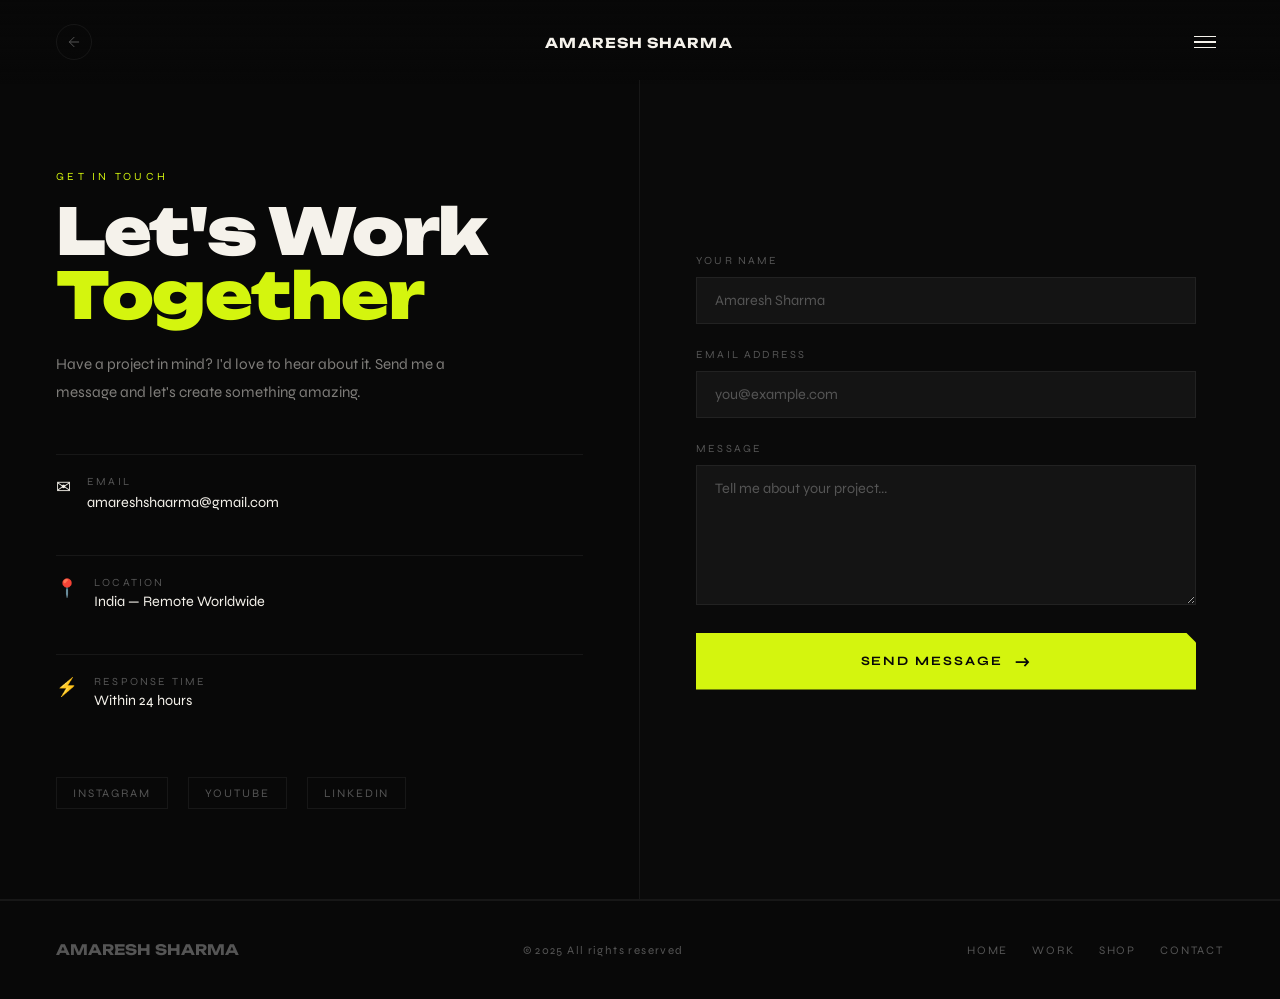
<file: contact.html>
﻿<!DOCTYPE html>
<html lang="en">
<head>
  <meta charset="UTF-8"/>
  <meta name="viewport" content="width=device-width, initial-scale=1.0"/>
  <title>Contact &#8212; Amaresh Sharma</title>
  <link href="https://fonts.googleapis.com/css2?family=Unbounded:wght@400;700;900&family=Syne:wght@400;500;700&display=swap" rel="stylesheet"/>
  <link rel="stylesheet" href="style.css"/>
  <link rel="stylesheet" href="contact.css"/>
</head>
<body>

  <!-- NAV -->
  <nav>
    <div class="nav-socials">
      <a href="index.html" class="nav-back" title="Back to Home">
        <svg width="16" height="16" viewBox="0 0 24 24" fill="none" stroke="currentColor" stroke-width="1.5" stroke-linecap="round" stroke-linejoin="round"><path d="M19 12H5"/><path d="M12 19l-7-7 7-7"/></svg>
      </a>
    </div>
    <div class="nav-logo">AMARESH SHARMA</div>
    <button class="nav-menu" onclick="openNav()" aria-label="Open menu">
      <span></span><span></span><span></span>
    </button>
  </nav>

  <!-- NAV DRAWER -->
  <div class="nav-overlay" id="nav-overlay" onclick="closeNav()"></div>
  <div class="nav-drawer" id="nav-drawer">
    <button class="nav-theme-toggle" onclick="toggleTheme()" aria-label="Toggle theme" title="Toggle theme">&#9728;</button>
    <button class="nav-drawer-close" onclick="closeNav()">&#10005;</button>
    <a href="index.html" onclick="closeNav()">Home</a>
    <a href="index.html#about" onclick="closeNav()">About</a>
    <a href="works.html" onclick="closeNav()">Work</a>
    <a href="shop.html" onclick="closeNav()">Shop</a>
    <a href="index.html#services" onclick="closeNav()">Services</a>
    <a href="index.html#skills" onclick="closeNav()">Skills</a>
    <a href="contact.html" onclick="closeNav()">Contact</a>
  </div>

  <!-- CONTACT SECTION -->
  <section class="contact-page" id="contact">
    <div class="contact-left">
      <span class="sec-label">Get In Touch</span>
      <h1 class="contact-title">Let's Work<br><span class="contact-title-accent">Together</span></h1>
      <p class="contact-desc">Have a project in mind? I'd love to hear about it. Send me a message and let's create something amazing.</p>

      <div class="contact-info-list">
        <div class="contact-info-item">
          <span class="contact-info-icon">&#9993;</span>
          <div>
            <p class="contact-info-label">Email</p>
            <a href="mailto:amareshshaarma@gmail.com" class="contact-info-value">amareshshaarma@gmail.com</a>
          </div>
        </div>
        <div class="contact-info-item">
          <span class="contact-info-icon">&#128205;</span>
          <div>
            <p class="contact-info-label">Location</p>
            <p class="contact-info-value">India &#8212; Remote Worldwide</p>
          </div>
        </div>
        <div class="contact-info-item">
          <span class="contact-info-icon">&#9889;</span>
          <div>
            <p class="contact-info-label">Response Time</p>
            <p class="contact-info-value">Within 24 hours</p>
          </div>
        </div>
      </div>

      <div class="contact-socials">
        <a href="https://www.instagram.com/amareshskills/" class="contact-social-link" target="_blank" rel="noopener noreferrer">Instagram</a>
        <a href="https://www.youtube.com/@captainamaresh" class="contact-social-link" target="_blank" rel="noopener noreferrer">YouTube</a>
        <a href="https://www.linkedin.com/in/amareshsharma/" class="contact-social-link" target="_blank" rel="noopener noreferrer">LinkedIn</a>
      </div>
    </div>

    <div class="contact-right">
      <div class="contact-form-wrap">
        <div class="form-group">
          <label class="form-label">Your Name</label>
          <input type="text" class="form-input" placeholder="Amaresh Sharma" id="name"/>
        </div>
        <div class="form-group">
          <label class="form-label">Email Address</label>
          <input type="email" class="form-input" placeholder="you@example.com" id="email"/>
        </div>
        <div class="form-group">
          <label class="form-label">Message</label>
          <textarea class="form-input form-textarea" placeholder="Tell me about your project..." id="message"></textarea>
        </div>
        <button class="form-submit" onclick="handleSubmit()">
          Send Message <span class="submit-arrow">&#8594;</span>
        </button>
        <p class="form-note" id="form-note"></p>
      </div>
    </div>
  </section>

  <!-- FOOTER -->
  <footer>
    <div class="foot-name">AMARESH SHARMA</div>
    <div class="foot-copy">&#169; 2025 All rights reserved</div>
    <div class="foot-links">
      <a href="index.html">Home</a>
      <a href="works.html">Work</a>
      <a href="shop.html">Shop</a>
      <a href="contact.html">Contact</a>
    </div>
  </footer>

  <script src="script.js"></script>
  <script src="contact.js"></script>
</body>
</html>
</file>
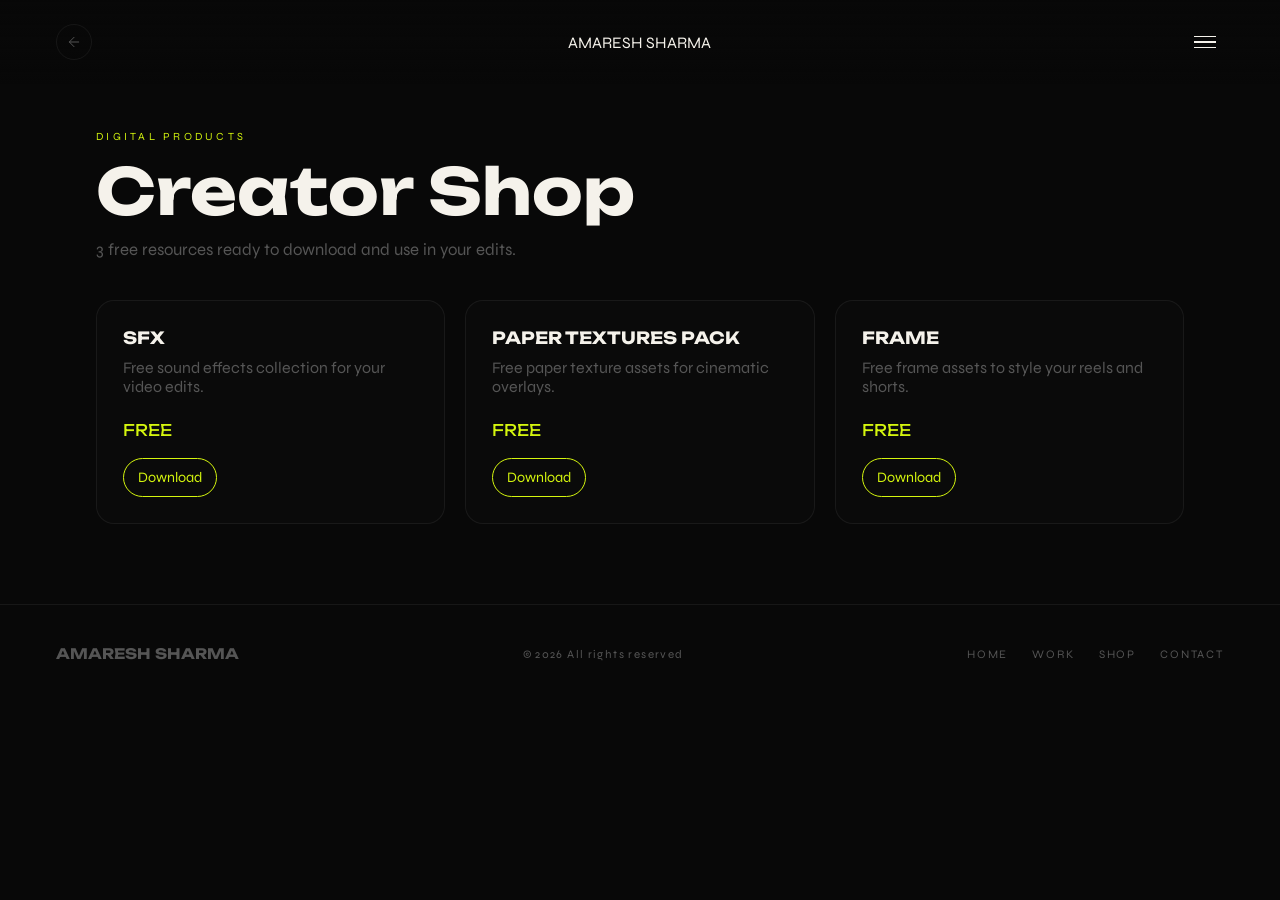
<file: shop.html>
<!DOCTYPE html>
<html lang="en">
<head>
  <meta charset="UTF-8"/>
  <meta name="viewport" content="width=device-width, initial-scale=1.0"/>
  <title>Shop &#8212; Amaresh Sharma</title>
  <link href="https://fonts.googleapis.com/css2?family=Unbounded:wght@400;700;900&family=Syne:wght@400;500;700&display=swap" rel="stylesheet"/>
  <link rel="stylesheet" href="style.css"/>
  <link rel="stylesheet" href="shop.css"/>
</head>
<body>
  <!-- NAV -->
  <nav>
    <div class="nav-socials">
      <a href="index.html" class="nav-back" title="Back to Home">
        <svg width="16" height="16" viewBox="0 0 24 24" fill="none" stroke="currentColor" stroke-width="1.5" stroke-linecap="round" stroke-linejoin="round"><path d="M19 12H5"/><path d="M12 19l-7-7 7-7"/></svg>
      </a>
    </div>
    <div class="nav-logo">AMARESH SHARMA</div>
    <button class="nav-menu" onclick="openNav()" aria-label="Open menu">
      <span></span><span></span><span></span>
    </button>
  </nav>

  <!-- NAV DRAWER -->
  <div class="nav-overlay" id="nav-overlay" onclick="closeNav()"></div>
  <div class="nav-drawer" id="nav-drawer">
    <button class="nav-theme-toggle" onclick="toggleTheme()" aria-label="Toggle theme" title="Toggle theme">&#9728;</button>
    <button class="nav-drawer-close" onclick="closeNav()">&#10005;</button>
    <a href="index.html" onclick="closeNav()">Home</a>
    <a href="index.html#about" onclick="closeNav()">About</a>
    <a href="works.html" onclick="closeNav()">Work</a>
    <a href="shop.html" onclick="closeNav()">Shop</a>
    <a href="index.html#services" onclick="closeNav()">Services</a>
    <a href="index.html#skills" onclick="closeNav()">Skills</a>
    <a href="contact.html" onclick="closeNav()">Contact</a>
  </div>

  <main class="shop-page">
    <section class="shop-hero">
      <span class="sec-label">Digital Products</span>
      <h1 class="shop-title">Creator Shop</h1>
      <p class="shop-desc">3 free resources ready to download and use in your edits.</p>
    </section>

    <section class="shop-grid">
      <article class="shop-card">
        <h2 class="shop-card-title">SFX</h2>
        <p class="shop-card-desc">Free sound effects collection for your video edits.</p>
        <p class="shop-price">FREE</p>
        <a class="shop-btn" href="https://drive.google.com/drive/folders/1-190Tkk6gEPCGESUGdSZvxOBc4sTszc9?usp=sharing" target="_blank" rel="noopener noreferrer">Download</a>
      </article>

      <article class="shop-card">
        <h2 class="shop-card-title">PAPER TEXTURES PACK</h2>
        <p class="shop-card-desc">Free paper texture assets for cinematic overlays.</p>
        <p class="shop-price">FREE</p>
        <a class="shop-btn" href="https://drive.google.com/drive/folders/1H3m-tHovHF4whac0WWB1K1b_yUkObDjM?usp=sharing" target="_blank" rel="noopener noreferrer">Download</a>
      </article>

      <article class="shop-card">
        <h2 class="shop-card-title">FRAME</h2>
        <p class="shop-card-desc">Free frame assets to style your reels and shorts.</p>
        <p class="shop-price">FREE</p>
        <a class="shop-btn" href="https://drive.google.com/drive/folders/1f1Off7Y2j5zineAienlcTskZhLCRFug0?usp=sharing" target="_blank" rel="noopener noreferrer">Download</a>
      </article>
    </section>
  </main>

  <footer>
    <div class="foot-name">AMARESH SHARMA</div>
    <div class="foot-copy">&#169; 2026 All rights reserved</div>
    <div class="foot-links">
      <a href="index.html">Home</a>
      <a href="works.html">Work</a>
      <a href="shop.html">Shop</a>
      <a href="contact.html">Contact</a>
    </div>
  </footer>

  <script src="script.js"></script>
</body>
</html>
</file>
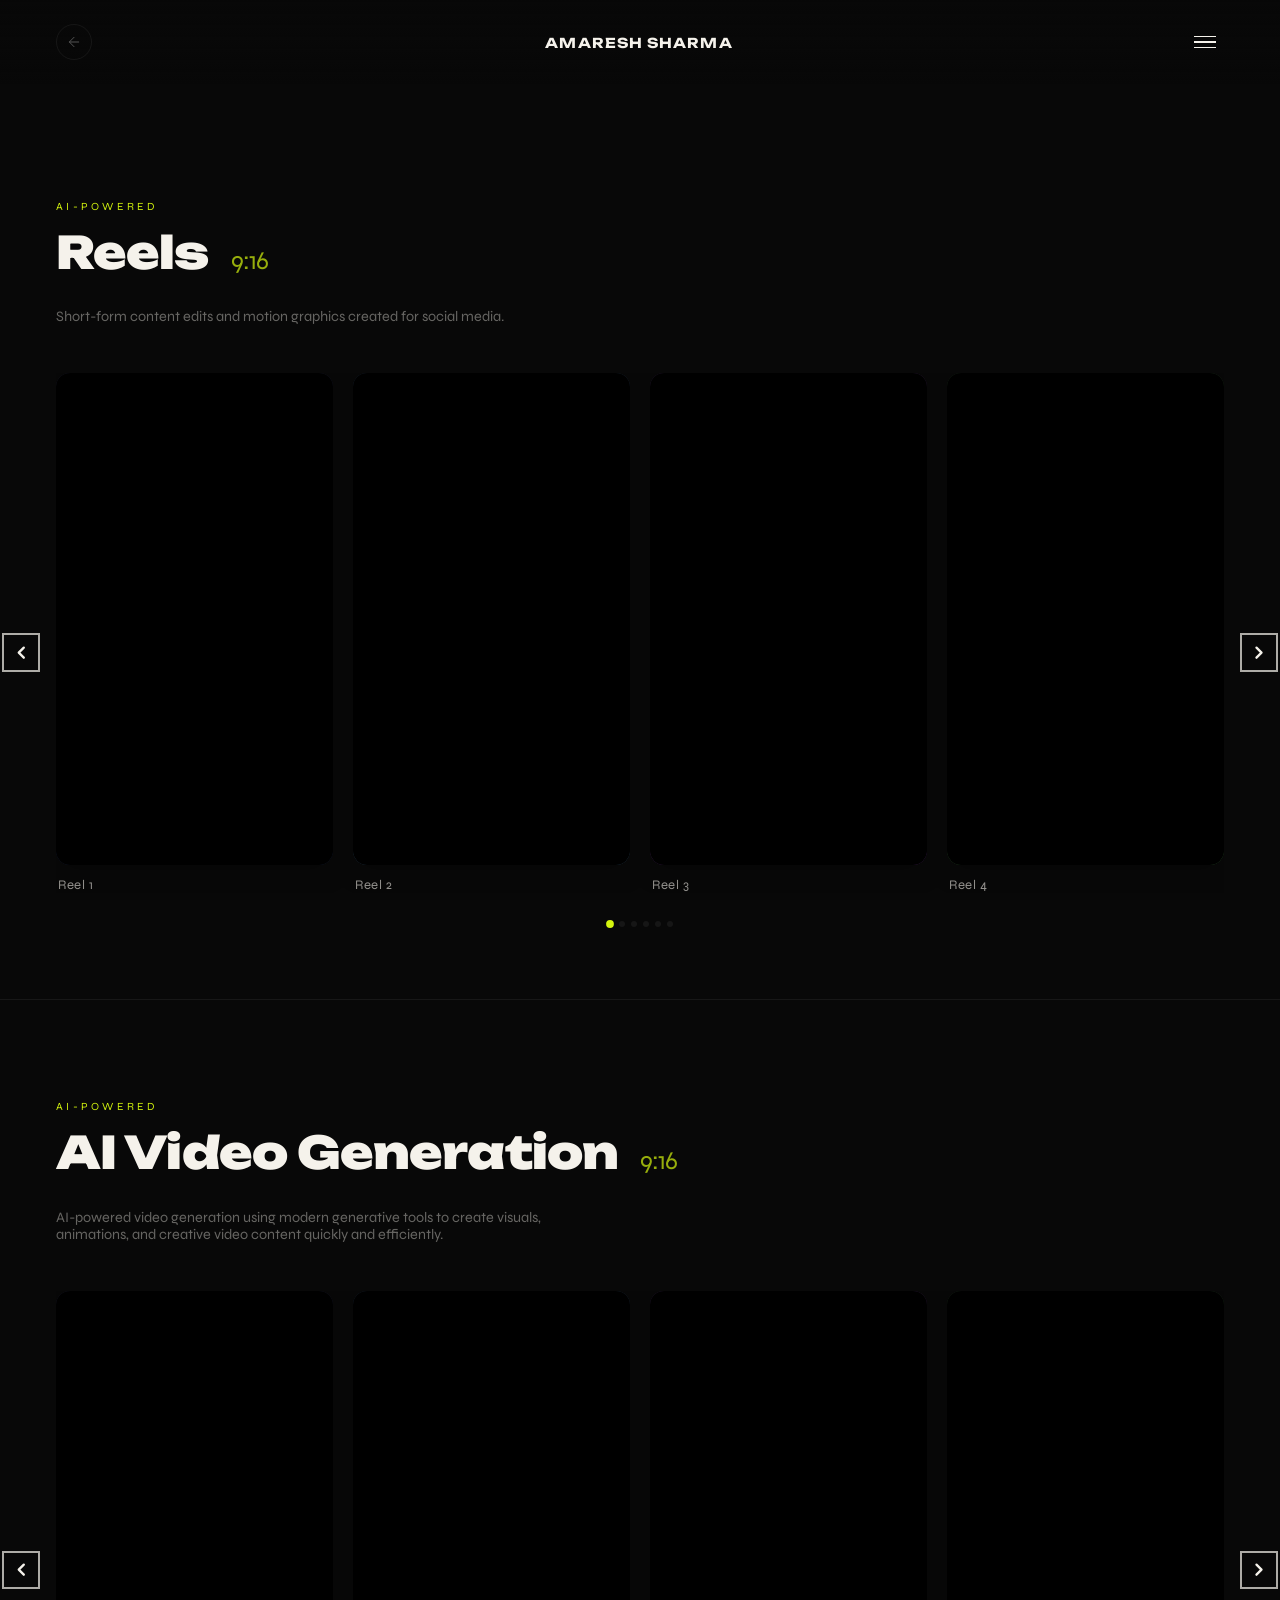
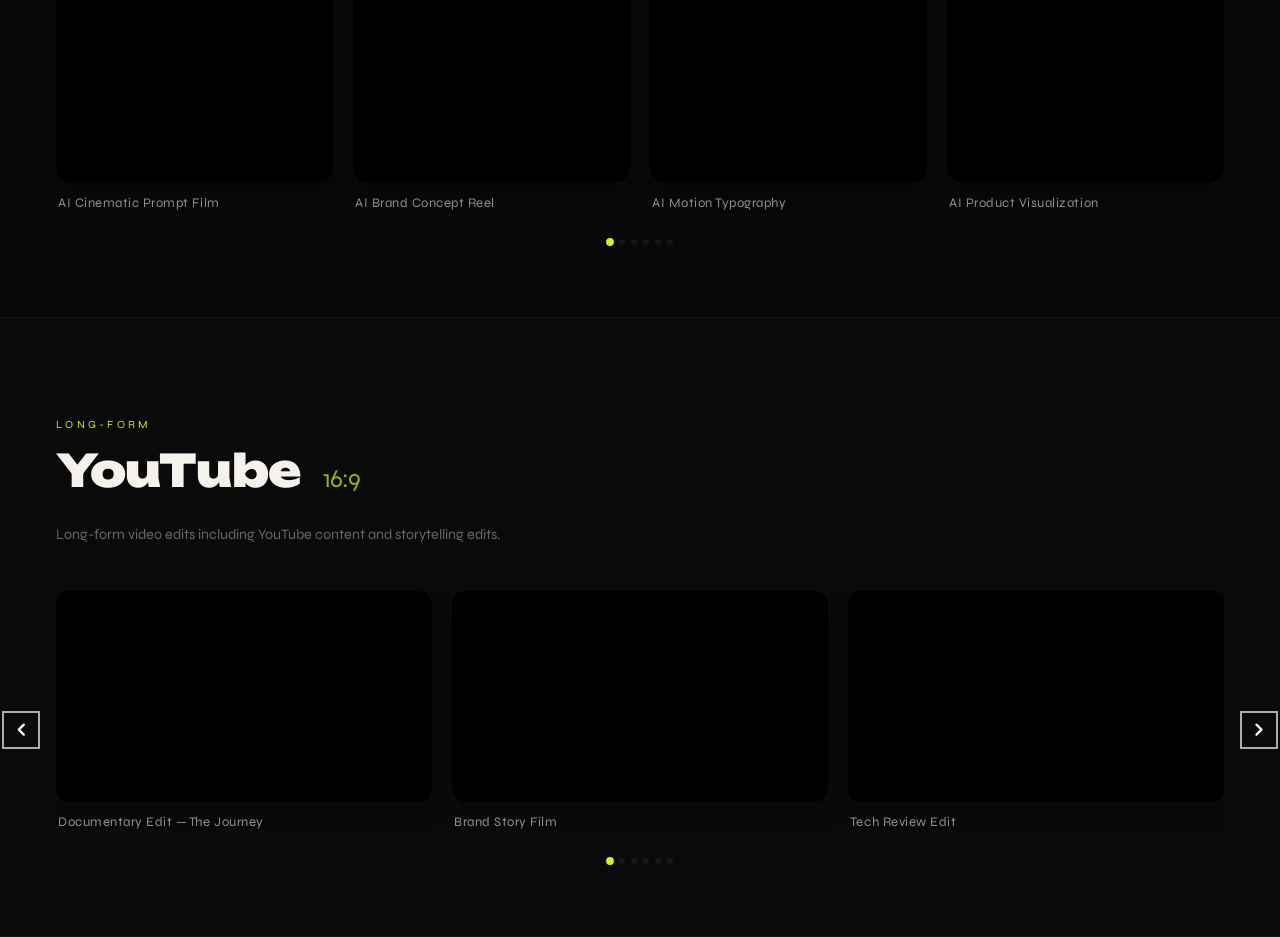
<file: works.html>
﻿<!DOCTYPE html>
<html lang="en">
<head>
  <meta charset="UTF-8"/>
  <meta name="viewport" content="width=device-width, initial-scale=1.0"/>
  <title>Works &#8212; Amaresh Sharma</title>
  <link href="https://fonts.googleapis.com/css2?family=Unbounded:wght@400;700;900&family=Syne:wght@400;500;700&display=swap" rel="stylesheet"/>
  <link rel="stylesheet" href="style.css"/>
  <link rel="stylesheet" href="works.css"/>
</head>
<body>
  <!-- NAV -->
  <nav>
    <div class="nav-socials">
      <a href="index.html" class="nav-back" title="Back to Home">
        <svg width="16" height="16" viewBox="0 0 24 24" fill="none" stroke="currentColor" stroke-width="1.5" stroke-linecap="round" stroke-linejoin="round"><path d="M19 12H5"/><path d="M12 19l-7-7 7-7"/></svg>
      </a>
    </div>
    <div class="nav-logo">AMARESH SHARMA</div>
    <button class="nav-menu" onclick="openNav()" aria-label="Open menu">
      <span></span><span></span><span></span>
    </button>
  </nav>

  <!-- NAV DRAWER -->
  <div class="nav-overlay" id="nav-overlay" onclick="closeNav()"></div>
  <div class="nav-drawer" id="nav-drawer">
    <button class="nav-theme-toggle" onclick="toggleTheme()" aria-label="Toggle theme" title="Toggle theme">&#9728;</button>
    <button class="nav-drawer-close" onclick="closeNav()">&#10005;</button>
    <a href="index.html" onclick="closeNav()">Home</a>
    <a href="index.html#about" onclick="closeNav()">About</a>
    <a href="works.html" onclick="closeNav()">Work</a>
    <a href="shop.html" onclick="closeNav()">Shop</a>
    <a href="index.html#services" onclick="closeNav()">Services</a>
    <a href="index.html#skills" onclick="closeNav()">Skills</a>
    <a href="contact.html" onclick="closeNav()">Contact</a>
  </div>

  <div style="padding-top: 100px;">
    <!-- SHOWCASE -->
<section class="showcase" id="showcase">

  <!-- â”€â”€ REELS â”€â”€ -->
  <div class="showcase-block">
    <div class="showcase-header">
      <div>
        <span class="sec-label">AI-powered</span>
        <h2 class="sec-title">Reels <span class="ratio-badge">9:16</span></h2>
        <p class="showcase-desc">Short-form content edits and motion graphics created for social media.</p>
      </div>
    </div>
    <div class="slider-shell">
      <div class="slider-arrows" id="reels-arrows">
        <button class="arrow-btn" onclick="slide('reels',-1)" aria-label="Previous reel"><svg class="arrow-icon" viewBox="0 0 24 24" aria-hidden="true" focusable="false"><path d="M15 5 L8 12 L15 19"/></svg></button>
        <button class="arrow-btn" onclick="slide('reels',1)" aria-label="Next reel"><svg class="arrow-icon" viewBox="0 0 24 24" aria-hidden="true" focusable="false"><path d="M9 5 L16 12 L9 19"/></svg></button>
      </div>
      <div class="slider-outer">
        <div class="slider-track" id="reels-track">
        <!-- Cards duplicated for infinite loop -->
        <div class="reel-card">
          <div class="reel-thumb" style="background:linear-gradient(160deg,#1a1a2e,#16213e)"><iframe class="portfolio-embed" src="https://www.instagram.com/reel/DRl4vOuCCdW/embed" allow="autoplay; encrypted-media; picture-in-picture" allowfullscreen loading="lazy"></iframe>
          </div>
          <p class="card-title">Reel 1</p>
        </div>
        <div class="reel-card">
          <div class="reel-thumb" style="background:linear-gradient(160deg,#1b2838,#2a475e)"><iframe class="portfolio-embed" src="https://www.instagram.com/reel/DPiYTl8iB8T/embed" allow="autoplay; encrypted-media; picture-in-picture" allowfullscreen loading="lazy"></iframe>
          </div>
          <p class="card-title">Reel 2</p>
        </div>
        <div class="reel-card">
          <div class="reel-thumb" style="background:linear-gradient(160deg,#2d1b3d,#4a2060)"><iframe class="portfolio-embed" src="https://www.instagram.com/reel/DRhMB5_D5q7/embed" allow="autoplay; encrypted-media; picture-in-picture" allowfullscreen loading="lazy"></iframe>
          </div>
          <p class="card-title">Reel 3</p>
        </div>
        <div class="reel-card">
          <div class="reel-thumb" style="background:linear-gradient(160deg,#1a2e1a,#2d5a2d)"><iframe class="portfolio-embed" src="https://drive.google.com/file/d/18bSgqkmZ3l6eqXTrH47I4e4-aTDeCWX5/view?usp=sharing/preview" allow="autoplay; encrypted-media; picture-in-picture" allowfullscreen loading="lazy"></iframe>
          </div>
          <p class="card-title">Reel 4</p>
        </div>
        <div class="reel-card">
          <div class="reel-thumb" style="background:linear-gradient(160deg,#2e1a1a,#5a2d2d)"><iframe class="portfolio-embed" src="https://www.instagram.com/reel/DLUeA9Hvam-/embed" allow="autoplay; encrypted-media; picture-in-picture" allowfullscreen loading="lazy"></iframe>
          </div>
          <p class="card-title">Reel 5</p>
        </div>
        <div class="reel-card">
          <div class="reel-thumb" style="background:linear-gradient(160deg,#1e2a1a,#3a5020)"><iframe class="portfolio-embed" src="https://www.instagram.com/reel/DNNpe03Proo/embed" allow="autoplay; encrypted-media; picture-in-picture" allowfullscreen loading="lazy"></iframe>
          </div>
          <p class="card-title">Reel 6</p>
        </div>
        </div>
      </div>
    </div>
    <div class="slider-dots" id="reels-dots"></div>
  </div>

  <!-- â”€â”€ AI VIDEO GENERATION â”€â”€ -->
  <div class="showcase-block" id="ai-video-generation">
    <div class="showcase-header">
      <div>
        <span class="sec-label">AI-powered</span>
        <h2 class="sec-title">AI Video Generation <span class="ratio-badge">9:16</span></h2>
        <p class="showcase-desc">AI-powered video generation using modern generative tools to create visuals, animations, and creative video content quickly and efficiently.</p>
      </div>
    </div>
    <div class="slider-shell">
      <div class="slider-arrows" id="ai-arrows">
        <button class="arrow-btn" onclick="slide('ai',-1)" aria-label="Previous AI reel"><svg class="arrow-icon" viewBox="0 0 24 24" aria-hidden="true" focusable="false"><path d="M15 5 L8 12 L15 19"/></svg></button>
        <button class="arrow-btn" onclick="slide('ai',1)" aria-label="Next AI reel"><svg class="arrow-icon" viewBox="0 0 24 24" aria-hidden="true" focusable="false"><path d="M9 5 L16 12 L9 19"/></svg></button>
      </div>
      <div class="slider-outer">
        <div class="slider-track" id="ai-track">
        <div class="reel-card">
          <div class="reel-thumb" style="background:linear-gradient(160deg,#1a1a2e,#16213e)"><iframe class="portfolio-embed" src="https://www.instagram.com/reel/DRl4vOuCCdW/embed" allow="autoplay; encrypted-media; picture-in-picture" allowfullscreen loading="lazy"></iframe>
          </div>
          <p class="card-title">AI Cinematic Prompt Film</p>
        </div>
        <div class="reel-card">
          <div class="reel-thumb" style="background:linear-gradient(160deg,#1b2838,#2a475e)"><iframe class="portfolio-embed" src="https://www.instagram.com/reel/DPiYTl8iB8T/embed" allow="autoplay; encrypted-media; picture-in-picture" allowfullscreen loading="lazy"></iframe>
          </div>
          <p class="card-title">AI Brand Concept Reel</p>
        </div>
        <div class="reel-card">
          <div class="reel-thumb" style="background:linear-gradient(160deg,#2d1b3d,#4a2060)"><iframe class="portfolio-embed" src="https://www.instagram.com/reel/DRhMB5_D5q7/embed" allow="autoplay; encrypted-media; picture-in-picture" allowfullscreen loading="lazy"></iframe>
          </div>
          <p class="card-title">AI Motion Typography</p>
        </div>
        <div class="reel-card">
          <div class="reel-thumb" style="background:linear-gradient(160deg,#1a2e1a,#2d5a2d)"><iframe class="portfolio-embed" src="https://www.instagram.com/reel/DMIEj52vPYh/embed" allow="autoplay; encrypted-media; picture-in-picture" allowfullscreen loading="lazy"></iframe>
          </div>
          <p class="card-title">AI Product Visualization</p>
        </div>
        <div class="reel-card">
          <div class="reel-thumb" style="background:linear-gradient(160deg,#2e1a1a,#5a2d2d)"><iframe class="portfolio-embed" src="https://www.instagram.com/reel/DLUeA9Hvam-/embed" allow="autoplay; encrypted-media; picture-in-picture" allowfullscreen loading="lazy"></iframe>
          </div>
          <p class="card-title">AI Event Teaser Cut</p>
        </div>
        <div class="reel-card">
          <div class="reel-thumb" style="background:linear-gradient(160deg,#1e2a1a,#3a5020)"><iframe class="portfolio-embed" src="https://www.instagram.com/reel/DNNpe03Proo/embed" allow="autoplay; encrypted-media; picture-in-picture" allowfullscreen loading="lazy"></iframe>
          </div>
          <p class="card-title">AI VFX Breakdown</p>
        </div>
        </div>
      </div>
    </div>
    <div class="slider-dots" id="ai-dots"></div>
  </div>
  <!-- â”€â”€ YOUTUBE â”€â”€ -->
  <div class="showcase-block yt-block">
    <div class="showcase-header">
      <div>
        <span class="sec-label">Long-form</span>
        <h2 class="sec-title">YouTube <span class="ratio-badge">16:9</span></h2>
        <p class="showcase-desc">Long-form video edits including YouTube content and storytelling edits.</p>
      </div>
    </div>
    <div class="slider-shell">
      <div class="slider-arrows" id="yt-arrows">
        <button class="arrow-btn" onclick="slide('yt',-1)" aria-label="Previous video"><svg class="arrow-icon" viewBox="0 0 24 24" aria-hidden="true" focusable="false"><path d="M15 5 L8 12 L15 19"/></svg></button>
        <button class="arrow-btn" onclick="slide('yt',1)" aria-label="Next video"><svg class="arrow-icon" viewBox="0 0 24 24" aria-hidden="true" focusable="false"><path d="M9 5 L16 12 L9 19"/></svg></button>
      </div>
      <div class="slider-outer">
        <div class="slider-track" id="yt-track">
        <div class="yt-card">
          <div class="yt-thumb" style="background:linear-gradient(135deg,#0f1923,#1a3040)"><iframe class="portfolio-embed" src="https://drive.google.com/file/d/1NtwN1hWp0Od_P8IbBXbVs0qtuuvrE2Cl/preview" allow="autoplay; encrypted-media; picture-in-picture" allowfullscreen loading="lazy"></iframe>
            <div class="yt-bar"></div>
          </div>
          <p class="card-title">Documentary Edit &#8212; The Journey</p>
        </div>
        <div class="yt-card">
          <div class="yt-thumb" style="background:linear-gradient(135deg,#1a1a0f,#3a3010)"><iframe class="portfolio-embed" src="https://drive.google.com/file/d/1NtwN1hWp0Od_P8IbBXbVs0qtuuvrE2Cl/preview" allow="autoplay; encrypted-media; picture-in-picture" allowfullscreen loading="lazy"></iframe>
            <div class="yt-bar"></div>
          </div>
          <p class="card-title">Brand Story Film</p>
        </div>
        <div class="yt-card">
          <div class="yt-thumb" style="background:linear-gradient(135deg,#1a0f1a,#340030)"><iframe class="portfolio-embed" src="https://drive.google.com/file/d/1IQuMDhsI2YdkvLrpyWg4IkO5_hyNBbQh/preview" allow="autoplay; encrypted-media; picture-in-picture" allowfullscreen loading="lazy"></iframe>
            <div class="yt-bar"></div>
          </div>
          <p class="card-title">Tech Review Edit</p>
        </div>
        <div class="yt-card">
          <div class="yt-thumb" style="background:linear-gradient(135deg,#0f1a0f,#1a3820)"><iframe class="portfolio-embed" src="https://drive.google.com/file/d/1JsnZTONkJmi4RIGXKJuheStyE02neARx/preview" allow="autoplay; encrypted-media; picture-in-picture" allowfullscreen loading="lazy"></iframe>
            <div class="yt-bar"></div>
          </div>
          <p class="card-title">Travel Vlog Cinematic</p>
        </div>
        <div class="yt-card">
          <div class="yt-thumb" style="background:linear-gradient(135deg,#1a100f,#382018)"><iframe class="portfolio-embed" src="https://drive.google.com/file/d/1gx25MkEQBSAN6IsVEDlKXGbiAdWEG-Xu/preview" allow="autoplay; encrypted-media; picture-in-picture" allowfullscreen loading="lazy"></iframe>
            <div class="yt-bar"></div>
          </div>
          <p class="card-title">Motivational Montage</p>
        </div>
        <div class="yt-card">
          <div class="yt-thumb" style="background:linear-gradient(135deg,#0a0a1a,#10103a)"><iframe class="portfolio-embed" src="https://drive.google.com/file/d/1MesLxCWcbiDvdhsTUIxrO47akzvmCDyX/preview" allow="autoplay; encrypted-media; picture-in-picture" allowfullscreen loading="lazy"></iframe>
            <div class="yt-bar"></div>
          </div>
          <p class="card-title">Podcast Edit &#8212; Full Episode</p>
        </div>
        </div>
      </div>
    </div>
    <div class="slider-dots" id="yt-dots"></div>
  </div>

</section>
  </div>
  <script src="script.js"></script>
  <script src="works.js"></script>
</body>
</html>
</file>
<file: style.css>
/* â”€â”€ TOKENS â”€â”€ */
  :root {
    --black: #080808;
    --yellow: #d4f50e;
    --yellow-dim: rgba(212,245,14,0.12);
    --white: #f5f2eb;
    --gray: #1c1c1c;
    --muted: #555;
    --border: rgba(255,255,255,0.06);
    --nav-grad-start: rgba(8,8,8,.9);
    --drawer-bg: #0e0e0e;
    --shadow-soft: 0 4px 14px rgba(0,0,0,.16);
    --shadow-card: 0 8px 24px rgba(0,0,0,.22);
    --text-shape-shadow: none;
    --yellow-text-stroke: transparent;
    --yellow-text-shadow: none;
  }

  html[data-theme="light"] {
    --black: #ffffff;
    --white: #111317;
    --gray: #ffffff;
    --muted: #5a6270;
    --border: rgba(0,0,0,0.16);
    --nav-grad-start: rgba(255,255,255,.94);
    --drawer-bg: #ffffff;
    --shadow-soft: 0 3px 10px rgba(26,37,53,.10);
    --shadow-card: 0 6px 18px rgba(26,37,53,.14);
    --text-shape-shadow: none;
    --yellow-text-stroke: rgba(17,19,23,.30);
    --yellow-text-shadow: 0 1px 0 rgba(17,19,23,.24), 0 2px 8px rgba(17,19,23,.14);
  }
  html[data-theme="light"] .hero-bio { color: rgba(17,19,23,.78); }
  html[data-theme="light"] .sec-body { color: rgba(17,19,23,.78); }
  html[data-theme="light"] .showcase-desc { color: rgba(17,19,23,.74); }
  html[data-theme="light"] .card-title { color: rgba(17,19,23,.76); }
  html[data-theme="light"] .srv-desc { color: rgba(17,19,23,.78); }
  html[data-theme="light"] .client-work { color: rgba(17,19,23,.76); }
  html[data-theme="light"] .highlight-line { color: rgba(17,19,23,.78); }
  html[data-theme="light"] .t-item { color: rgba(17,19,23,.80); }
  html[data-theme="light"] .stat-l { color: rgba(17,19,23,.74); }
  html[data-theme="light"] .foot-name,
  html[data-theme="light"] .foot-copy,
  html[data-theme="light"] .foot-links a { color: rgba(17,19,23,.78); }
  html[data-theme="light"] .about-right,
  html[data-theme="light"] .skills-right,
  html[data-theme="light"] .yt-block { background: #ffffff; }
  html[data-theme="light"] .client-card { background: #ffffff; }
  html[data-theme="light"] .ticker-wrap { background: #ffffff; }
  html[data-theme="light"] .srv-card,
  html[data-theme="light"] .srv-card:hover { background: #ffffff; }
  html[data-theme="light"] .client-type { color: rgba(17,19,23,.92); }
  html[data-theme="light"] .stat:hover { background: #ffffff; }
  html[data-theme="light"] .arrow-btn {
    border-color: rgba(17,19,23,.35);
    color: rgba(17,19,23,.82);
  }
  html[data-theme="light"] .skill-track {
    background: rgba(17,19,23,.22);
  }
  html[data-theme="light"] .skill-fill {
    background: linear-gradient(to right, #c2e200, #a6bf00);
    box-shadow: 0 0 0 1px rgba(17,19,23,.08);
  }
  html[data-theme="light"] .slider-arrows .arrow-btn:hover {
    border-color: var(--yellow);
    color: #111317;
    background: rgba(212,245,14,.2);
  }

  html[data-theme="light"] .hero-tag,
  html[data-theme="light"] .hero-name .last::after,
  html[data-theme="light"] .photo-badge,
  html[data-theme="light"] .stat-n,
  html[data-theme="light"] .sec-label,
  html[data-theme="light"] .ratio-badge,
  html[data-theme="light"] .t-item.accent,
  html[data-theme="light"] .srv-card:hover .srv-name,
  html[data-theme="light"] .yt-card:hover .card-title,
  html[data-theme="light"] .cta-link {
    -webkit-text-stroke: .35px var(--yellow-text-stroke);
    text-shadow: var(--yellow-text-shadow);
  }

  /* â”€â”€ RESET â”€â”€ */
  *, *::before, *::after { margin: 0; padding: 0; box-sizing: border-box; }
  html { scroll-behavior: smooth; }

  body {
    background: var(--black);
    color: var(--white);
    font-family: 'Syne', sans-serif;
    overflow-x: hidden;
    max-width: 100vw;
  }

  img, video, iframe, svg {
    max-width: 100%;
    height: auto;
    display: block;
  }

  /* â”€â”€ NAV â”€â”€ */
  nav {
    position: fixed; top:0; left:0; right:0;
    display:flex; justify-content:space-between; align-items:center;
    padding: 24px 56px;
    z-index: 200;
    background: linear-gradient(to bottom, var(--nav-grad-start) 0%, transparent 100%);
  }
  .nav-socials { display:flex; gap:20px; }
  .nav-socials a {
    width:36px; height:36px; border:1px solid var(--border);
    display:flex; align-items:center; justify-content:center;
    color:var(--muted); text-decoration:none; border-radius:50%;
    transition:border-color .2s, color .2s;
    font-size:.8rem;
  }
  .nav-socials a:hover { border-color:var(--yellow); color:var(--yellow); }
  .nav-menu {
    display:flex; flex-direction:column; gap:4px; padding:8px;
    cursor: pointer; background: none; border: none;
  }
  .nav-menu span { display:block; width:22px; height:1.5px; background:var(--white); transition:background .2s; }
  .nav-menu:hover span { background:var(--yellow); }

  /* Mobile nav drawer */
  .nav-drawer {
    position: fixed; top: 0; right: -100%; width: min(320px, 100vw);
    height: 100vh; background: var(--drawer-bg);
    border-left: 1px solid var(--border);
    z-index: 300;
    padding: 80px 40px 40px;
    transition: right .4s cubic-bezier(.77,0,.18,1);
    display: flex; flex-direction: column; gap: 8px;
    box-shadow: var(--shadow-card);
  }
  .nav-drawer.open { right: 0; }
  .nav-drawer a {
    font-family: 'Unbounded', sans-serif;
    font-weight: 700;
    font-size: 1.2rem;
    color: var(--muted);
    text-decoration: none;
    padding: 14px 0;
    border-bottom: 1px solid var(--border);
    letter-spacing: .05em;
    transition: color .2s;
  }
  .nav-drawer a:hover { color: var(--yellow); }
  .nav-drawer-close {
    position: absolute; top: 24px; right: 24px;
    background: none; border: 1px solid var(--border);
    color: var(--muted); width: 36px; height: 36px;
    border-radius: 50%; font-size: 1rem;
    display: flex; align-items: center; justify-content: center;
    cursor: pointer; transition: all .2s;
  }
  .nav-drawer-close:hover { border-color: var(--yellow); color: var(--yellow); }
  .nav-theme-toggle {
    position: absolute; top: 24px; right: 70px;
    background: none; border: 1px solid var(--border);
    color: var(--muted); width: 36px; height: 36px;
    border-radius: 50%; font-size: 1rem;
    display: flex; align-items: center; justify-content: center;
    cursor: pointer; transition: all .2s;
  }
  .nav-theme-toggle:hover { border-color: var(--yellow); color: var(--yellow); }
  .nav-overlay {
    position: fixed; inset: 0;
    background: rgba(0,0,0,.6); backdrop-filter: blur(4px);
    z-index: 250;
    opacity: 0; pointer-events: none;
    transition: opacity .3s;
  }
  .nav-overlay.open { opacity: 1; pointer-events: all; }

  /* â”€â”€ HERO â”€â”€ */
  .hero {
    min-height: 100vh;
    display: grid;
    grid-template-columns: 1fr auto;
    align-items: center;
    padding: 120px 56px 80px;
    position: relative;
    overflow: hidden;
    gap: 60px;
  }

  .hero::before {
    content: '';
    position: absolute;
    left:0; right:0; top:0;
    height: 1px;
    background: linear-gradient(to right, transparent, var(--yellow), transparent);
    animation: scanLine 4s ease-in-out infinite;
    opacity: .4;
  }
  @keyframes scanLine {
    0% { transform:translateY(0); opacity:.4; }
    50% { opacity:.15; }
    100% { transform:translateY(100vh); opacity:0; }
  }

  .hero-content { position:relative; z-index:3; }
  .hero-name { position: relative; z-index: 3; }

  .hero-tag {
    display: inline-flex; align-items:center; gap:10px;
    border: 1px solid var(--yellow);
    padding: 8px 18px;
    font-size: clamp(.6rem, 1.5vw, .72rem);
    letter-spacing: .22em;
    text-transform: uppercase;
    color: var(--yellow);
    margin-bottom: 40px;
    opacity:0; animation: fadeUp .6s .2s forwards;
    box-shadow: var(--shadow-soft);
  }
  .hero-tag::before {
    content:''; width:6px; height:6px; background:var(--yellow);
    border-radius:50%; animation:blink 1.5s ease-in-out infinite;
    flex-shrink: 0;
  }
  @keyframes blink { 0%,100%{opacity:1} 50%{opacity:.2} }

  .hero-name {
    font-family: 'Unbounded', sans-serif;
    font-weight: 900;
    font-size: clamp(36px, 7vw, 110px);
    line-height: .92;
    letter-spacing: -0.02em;
    margin-bottom: 36px;
    opacity:0; animation: fadeUp .8s .4s forwards;
  }
  .hero-name .first { display:block; color:var(--white); }
  .hero-name .last {
    display:block;
    color: transparent;
    -webkit-text-stroke: 2px rgba(245,242,235,.3);
    position: relative;
  }
  .hero-name .last::after {
    content: attr(data-text);
    position: absolute;
    left: 0; top: 0;
    right: 0;
    color: var(--yellow);
    clip-path: inset(0 100% 0 0);
    -webkit-text-stroke: 0;
    animation: revealText 1.2s 1s cubic-bezier(.77,0,.18,1) forwards;
    white-space: nowrap;
  }
  html[data-theme="light"] .hero-name .last::after {
    -webkit-text-stroke: .9px rgba(17,19,23,.38);
    text-shadow: 0 1px 0 rgba(17,19,23,.26);
  }
  .hero-name .first,
  .hero-name .last::after,
  .sec-title,
  .stat-n,
  .cta-h { text-shadow: var(--text-shape-shadow); }
  @keyframes revealText { to { clip-path: inset(0 0% 0 0); } }

  .hero-bio {
    font-size: clamp(.85rem, 1.5vw, 1.1rem);
    line-height: 1.8;
    color: rgba(245,242,235,.55);
    max-width: 900px;
    margin-bottom: 48px;
    opacity:0; animation: fadeUp .8s .7s forwards;
  }
  .hero-bio strong { color: var(--white); font-weight:500; }

  .hero-actions {
    display:flex; gap:18px; align-items:center; flex-wrap: wrap;
    opacity:0; animation: fadeUp .8s .9s forwards;
  }
  .btn-yellow {
    background: var(--yellow);
    color: var(--black);
    padding: 15px 36px;
    font-family: 'Syne', sans-serif;
    font-weight: 700;
    font-size: clamp(.7rem, 1.5vw, .8rem);
    letter-spacing: .15em;
    text-transform: uppercase;
    border: 1px solid rgba(17,19,23,.18); text-decoration:none;
    display:inline-block;
    transition: transform .2s, box-shadow .2s;
    clip-path: polygon(0 0, calc(100% - 10px) 0, 100% 10px, 100% 100%, 0 100%);
    white-space: nowrap;
    box-shadow: var(--shadow-soft);
    -webkit-text-stroke: 0;
    text-shadow: none;
  }
  .btn-yellow:hover { transform:translateY(-3px); box-shadow:0 12px 40px rgba(212,245,14,.25); }

  .btn-outline {
    position: relative;
    padding: 15px 36px;
    font-family: 'Syne', sans-serif;
    font-weight: 500;
    font-size: clamp(.7rem, 1.5vw, .8rem);
    letter-spacing: .15em;
    text-transform: uppercase;
    border: 1px solid var(--white);
    color: var(--white);
    text-decoration: none;
    transition: border-color .2s, color .2s;
    clip-path: none;
    white-space: nowrap;
    box-shadow: var(--shadow-soft);
    overflow: visible;
  }
  .btn-outline::after {
    content: "\2726";
    position: absolute;
    top: -18px;
    right: -20px;
    font-size: 44px;
    line-height: 1;
    color: var(--yellow);
    transition: color .2s, text-shadow .2s;
    pointer-events: none;
    text-shadow: 0 2px 8px rgba(0,0,0,.22);
    transform: translateY(0) scale(1) rotate(0deg);
    transform-origin: center;
  }
  .btn-outline:hover { border-color:var(--yellow); color:var(--yellow); }
  .btn-outline:hover::after {
    color: var(--yellow);
    text-shadow: 0 2px 10px rgba(212,245,14,.35);
    animation: starPop .45s cubic-bezier(.23,1,.32,1) both;
  }
  html[data-theme="light"] .btn-outline::after {
    color: #2f3440;
    text-shadow: 0 2px 8px rgba(17,19,23,.16);
  }
  @keyframes starPop {
    0% { transform: translateY(0) scale(1) rotate(0deg); }
    45% { transform: translateY(-2px) scale(1.12) rotate(10deg); }
    100% { transform: translateY(0) scale(1) rotate(0deg); }
  }

  /* Photo */
  .hero-photo {
    position: relative; z-index:2;
    opacity:0; animation: fadeIn 1s .5s forwards;
    flex-shrink:0;
    justify-self: end;
    align-self: center;
    margin-right: 72px;
  }
  .photo-ring {
    width: 410px; height: 410px;
    border-radius: 50%;
    background: var(--yellow);
    position: relative;
    overflow: hidden;
  }
  .photo-ring img {
    width: 100%; height: 100%;
    object-fit: cover;
    border-radius: 50%;
  }

  .photo-orbit {
    position: absolute;
    inset: -12px;
    border: 1.5px dashed rgba(212,245,14,.35);
    border-radius: 50%;
    animation: spinRing 20s linear infinite;
    pointer-events: none;
  }
  .photo-orbit::after {
    content: '';
    position: absolute;
    top: -4px; left: 50%;
    width: 8px; height: 8px;
    background: var(--yellow);
    border-radius: 50%;
    transform: translateX(-50%);
  }
  @keyframes spinRing { to { transform: rotate(360deg); } }

  .photo-badge {
    position:absolute;
    bottom:-10px; right:-10px;
    background:var(--black);
    border:1px solid var(--yellow);
    padding:12px 18px;
    font-family:'Unbounded',sans-serif;
    font-size:.65rem;
    font-weight:700;
    letter-spacing:.1em;
    text-transform:uppercase;
    color:var(--yellow);
    line-height:1.4;
    box-shadow: var(--shadow-soft);
  }

  /* â”€â”€ TICKER â”€â”€ */
  .ticker-wrap {
    overflow:hidden;
    border-top:1px solid var(--border);
    border-bottom:1px solid var(--border);
    padding:12px 0;
    background:#0d0d0d;
  }
  .ticker { display:flex; animation:ticker 25s linear infinite; white-space:nowrap; }
  .t-item {
    font-family:'Unbounded',sans-serif;
    font-size:clamp(.6rem, 1.2vw, .75rem);
    letter-spacing:.1em;
    color:var(--muted);
    padding:0 32px;
  }
  .t-item.accent { color:var(--yellow); }
  @keyframes ticker { to { transform:translateX(-50%); } }

  /* â”€â”€ STATS â”€â”€ */
  .stats-strip {
    display:grid; grid-template-columns:repeat(4,1fr);
    border-bottom:1px solid var(--border);
  }
  .stat {
    padding:60px 48px;
    border-right:1px solid var(--border);
    position:relative; overflow:hidden;
    transition:background .3s;
    box-shadow: inset 0 0 0 1px rgba(255,255,255,.02);
  }
  .stat:last-child { border-right:none; }
  .stat:hover { background:#0c0c0c; }
  .stat::after {
    content:''; position:absolute; bottom:0; left:0;
    height:2px; width:0; background:var(--yellow);
    transition:width .5s ease;
  }
  .stat:hover::after { width:100%; }
  .stat-n {
    font-family:'Unbounded',sans-serif;
    font-weight:900; font-size:clamp(1.8rem, 4vw, 3.5rem);
    line-height:1; color:var(--yellow);
    margin-bottom:10px;
  }
  .stat-l { font-size:clamp(.6rem, 1.2vw, .72rem); letter-spacing:.2em; text-transform:uppercase; color:var(--muted); }

  /* â”€â”€ ABOUT â”€â”€ */
  .about { display:grid; grid-template-columns:1fr 1fr; gap:0; border-bottom:1px solid var(--border); }
  .about-left {
    padding:100px 56px;
    border-right:1px solid var(--border);
  }
  .about-right { padding:100px 56px; background:#0a0a0a; }

  .sec-label {
    font-size:clamp(.6rem, 1.2vw, .68rem); letter-spacing:.3em; text-transform:uppercase;
    color:var(--yellow); margin-bottom:16px; display:block;
  }
  .sec-title {
    font-family:'Unbounded',sans-serif;
    font-weight:900;
    font-size:clamp(22px, 3.5vw, 52px);
    line-height:1.05; letter-spacing:-.02em;
    margin-bottom:32px;
  }
  .sec-body {
    font-size:clamp(.85rem, 1.3vw, .95rem); line-height:1.85;
    color:rgba(245,242,235,.5);
    margin-bottom:24px;
  }
  .sec-body strong { color:var(--white); font-weight:500; }

  .highlight-line {
    display:flex; align-items:center; gap:16px;
    padding:16px 0; border-top:1px solid var(--border);
    font-size:clamp(.78rem, 1.2vw, .85rem); color:rgba(245,242,235,.6);
  }
  .hl-icon { color:var(--yellow); font-size:1rem; flex-shrink:0; }

  /* â”€â”€ SHOWCASE â”€â”€ */
  .showcase {
    border-bottom: 1px solid var(--border);
  }
  .showcase-block {
    padding: 100px 56px 72px;
    border-bottom: 1px solid var(--border);
  }
  .showcase-block:last-child { border-bottom: none; }
  .yt-block { background: #0a0a0a; }

  .showcase-header {
    display: flex;
    justify-content: space-between;
    align-items: flex-end;
    margin-bottom: 48px;
    gap: 20px;
  }
  .showcase-desc {
    font-size: clamp(.8rem, 1.3vw, .9rem);
    color: rgba(245,242,235,.4);
    margin-top: 10px;
    max-width: 500px;
  }
  .ratio-badge {
    font-family: 'Syne', sans-serif;
    font-weight: 400;
    font-size: clamp(14px, 2vw, 28px);
    color: var(--yellow);
    opacity: .7;
    margin-left: 12px;
  }

  .slider-shell {
    position: relative;
    --arrow-size: clamp(38px, 3vw, 46px);
    --arrow-icon-size: clamp(14px, 1.35vw, 18px);
    --arrow-offset: -54px;
  }
  .slider-arrows {
    position: absolute;
    left: 0;
    right: 0;
    top: 50%;
    transform: translateY(-50%);
    pointer-events: none;
    z-index: 5;
  }
  .arrow-btn {
    width: var(--arrow-size);
    height: var(--arrow-size);
    padding: 0;
    background: transparent;
    border: 2px solid rgba(245,242,235,.7);
    color: var(--white);
    transition: all .2s;
    display: flex; align-items: center; justify-content: center;
    cursor: pointer;
    position: absolute;
    pointer-events: auto;
    appearance: none;
    -webkit-appearance: none;
  }
  .arrow-icon {
    width: var(--arrow-icon-size);
    height: var(--arrow-icon-size);
    display: block;
    stroke: currentColor;
    fill: none;
    stroke-width: 3.2;
    stroke-linecap: round;
    stroke-linejoin: round;
  }
  .slider-arrows .arrow-btn:first-child { left: var(--arrow-offset); }
  .slider-arrows .arrow-btn:last-child { right: var(--arrow-offset); }
  .arrow-btn:hover { border-color: var(--yellow); color: var(--yellow); background: var(--yellow-dim); }

  .slider-outer {
    overflow: hidden;
    width: 100%;
    touch-action: pan-y;
    cursor: grab;
  }
  .slider-outer:active { cursor: grabbing; }
  .slider-track {
    display: flex;
    gap: 20px;
    transition: transform .55s cubic-bezier(.77,0,.18,1);
    will-change: transform;
  }

  /* Reel cards â€” 9:16 â€” 4 up desktop */
  .reel-card { flex: 0 0 calc((100% - 60px) / 4); }
  .reel-thumb {
    aspect-ratio: 9/16;
    border-radius: 14px;
    position: relative;
    overflow: hidden;
    box-shadow: var(--shadow-card);
    transition: transform .3s ease, box-shadow .3s ease;
  }
  .reel-card:hover .reel-thumb {
    transform: scale(1.03) translateY(-4px);
    box-shadow: 0 20px 60px rgba(0,0,0,.7), 0 0 0 1px rgba(212,245,14,.15);
  }
  .reel-thumb::after {
    content: '';
    position: absolute;
    left: 0;
    bottom: 0;
    height: 3px;
    width: 0;
    background: var(--yellow);
    transition: width .4s ease;
  }
  .reel-card:hover .reel-thumb::after { width: 100%; }

  /* YouTube cards â€” 16:9 â€” 3 up desktop */
  .yt-card { flex: 0 0 calc((100% - 40px) / 3); }
  .yt-thumb {
    aspect-ratio: 16/9;
    border-radius: 12px;
    position: relative;
    overflow: hidden;
    box-shadow: var(--shadow-card);
    transition: transform .3s ease, box-shadow .3s ease;
  }
  .yt-card:hover .yt-thumb {
    transform: scale(1.02) translateY(-3px);
    box-shadow: 0 16px 50px rgba(0,0,0,.7), 0 0 0 1px rgba(212,245,14,.15);
  }
  .yt-bar {
    position: absolute;
    bottom: 0; left: 0;
    height: 3px;
    background: var(--yellow);
    width: 0;
    transition: width .4s ease;
  }
  .yt-card:hover .yt-bar { width: 100%; }

  /* Shared card elements */
  .portfolio-video {
    width: 100%;
    height: 100%;
    object-fit: cover;
    display: block;
    background: #000;
  }
  .portfolio-embed {
    width: 100%;
    height: 100%;
    border: 0;
    display: block;
    background: #000;
  }
  /* Instagram reel embeds include white post chrome; crop to video area */
  .reel-thumb .portfolio-embed {
    height: 170%;
    margin-top: -22%;
  }

  .card-title {
    font-size: clamp(.75rem, 1.2vw, .82rem);
    letter-spacing: .04em;
    color: rgba(245,242,235,.6);
    margin-top: 12px;
    transition: color .2s;
    padding: 0 2px;
  }
  .reel-card:hover .card-title,
  .yt-card:hover .card-title { color: var(--yellow); }

  .slider-dots {
    display: flex;
    gap: 6px;
    margin-top: 28px;
    justify-content: center;
  }
  .dot {
    width: 6px; height: 6px;
    border-radius: 50%;
    background: var(--border);
    transition: background .2s, transform .2s;
    cursor: pointer;
  }
  .dot.active { background: var(--yellow); transform: scale(1.3); }

  /* â”€â”€ SERVICES â”€â”€ */
  .services { padding:100px 56px; border-bottom:1px solid var(--border); }
  .srv-grid { display:grid; grid-template-columns:repeat(3,1fr); gap:1px; background:var(--border); margin-top:64px; }
  .srv-card {
    background:var(--black); padding:52px 44px;
    position:relative; overflow:hidden;
    transition:background .3s;
    box-shadow: var(--shadow-soft);
  }
  .srv-card:hover { background:#0c0c0c; }
  .srv-card::before {
    content:''; position:absolute; top:0; left:0;
    width:2px; height:0; background:var(--yellow);
    transition:height .4s ease;
  }
  .srv-card:hover::before { height:100%; }
  .srv-num {
    font-family:'Unbounded',sans-serif;
    font-size:.65rem; letter-spacing:.2em; color:var(--muted);
    margin-bottom:28px;
  }
  .srv-name {
    font-family:'Unbounded',sans-serif;
    font-weight:700; font-size:clamp(.9rem, 1.5vw, 1.2rem);
    letter-spacing:-.01em; margin-bottom:18px;
    transition:color .2s;
  }
  .srv-card:hover .srv-name { color:var(--yellow); }
  .srv-name a,
  .srv-name a:visited,
  .srv-name a:hover,
  .srv-name a:active {
    color: inherit;
    text-decoration: none;
  }

  .srv-desc { font-size:clamp(.8rem, 1.2vw, .88rem); line-height:1.75; color:rgba(245,242,235,.45); }
  .srv-tools { margin-top:24px; display:flex; flex-wrap:wrap; gap:8px; }
  .srv-tool {
    font-size:.68rem; letter-spacing:.12em; text-transform:uppercase;
    padding:5px 12px; border:1px solid var(--border);
    color:var(--muted); transition:border-color .2s, color .2s;
  }
  .srv-card:hover .srv-tool { border-color:rgba(212,245,14,.2); color:rgba(212,245,14,.6); }

  /* CLIENT DIVERSITY */
  .client-diversity {
    padding: 100px 56px;
    border-bottom: 1px solid var(--border);
  }
  .client-grid {
    margin-top: 48px;
    display: grid;
    grid-template-columns: repeat(2, minmax(0, 1fr));
    gap: 1px;
    background: var(--border);
    border: 1px solid var(--border);
    align-items: stretch;
  }
  .client-card {
    background: var(--black);
    padding: 40px 34px;
    min-height: 170px;
    box-shadow: var(--shadow-soft);
    display: flex;
    flex-direction: column;
    justify-content: flex-start;
    position: relative;
    overflow: hidden;
    transition: background .3s;
    box-shadow: var(--shadow-soft), inset 0 0 0 1px rgba(255,255,255,.01);
  }
  .client-card::before {
    content: '';
    position: absolute;
    top: 0;
    left: 0;
    width: 2px;
    height: 0;
    background: var(--yellow);
    transition: height .4s ease;
  }
  .client-card:hover {
    background: #0c0c0c;
  }
  .client-card:hover::before {
    height: 100%;
  }
  .client-type {
    font-family: 'Unbounded', sans-serif;
    font-weight: 700;
    font-size: clamp(1rem, 1.5vw, 1.5rem);
    letter-spacing: -.01em;
    color: var(--white);
    margin-bottom: 16px;
  }
  .client-work {
    font-size: clamp(.85rem, 1.2vw, 1rem);
    line-height: 1.7;
    color: rgba(245,242,235,.58);
    max-width: 42ch;
    overflow-wrap: anywhere;
  }

  /* â”€â”€ SKILLS â”€â”€ */
  .skills { display:grid; grid-template-columns:1fr 1fr; gap:0; border-bottom:1px solid var(--border); }
  .skills-left { padding:100px 56px; border-right:1px solid var(--border); }
  .skills-right { padding:100px 56px; background:#0a0a0a; }

  .skill-row { margin-bottom:32px; }
  .skill-top { display:flex; justify-content:space-between; margin-bottom:12px; }
  .skill-name { font-size:clamp(.78rem, 1.2vw, .85rem); letter-spacing:.06em; }
  .skill-pct { font-family:'Unbounded',sans-serif; font-size:.75rem; color:var(--yellow); }
  .skill-track { height:3px; background:rgba(255,255,255,.06); position:relative; overflow:hidden; }
  .skill-fill {
    position:absolute; top:0; left:0; height:100%;
    background: linear-gradient(to right, var(--yellow), rgba(212,245,14,.6));
    width:0; transition:width 1.4s cubic-bezier(.23,1,.32,1);
  }
  .skill-fill.on { width:var(--w); }

  .tag-cloud { display:flex; flex-wrap:wrap; gap:10px; }
  .tag {
    font-size:.72rem; letter-spacing:.14em; text-transform:uppercase;
    padding:9px 18px; border:1px solid var(--border);
    color:var(--muted); transition:all .2s;
    box-shadow: var(--shadow-soft);
  }
  .tag:hover { border-color:var(--yellow); color:var(--yellow); background:var(--yellow-dim); }

  /* â”€â”€ CTA â”€â”€ */
  .cta {
    margin:80px 56px;
    background: var(--yellow);
    padding:80px 72px;
    display:flex; justify-content:space-between; align-items:center; gap:48px;
    position:relative; overflow:hidden;
    clip-path: polygon(0 0, calc(100% - 20px) 0, 100% 20px, 100% 100%, 20px 100%, 0 calc(100% - 20px));
  }
  .cta::before {
    content:'AMARESH';
    position:absolute;
    font-family:'Unbounded',sans-serif;
    font-weight:900;
    font-size:18vw;
    color:rgba(0,0,0,.06);
    top:50%; left:50%;
    transform:translate(-50%,-50%);
    white-space:nowrap;
    pointer-events:none;
  }
  .cta-body { position:relative; }
  .cta-sub { font-size:.72rem; letter-spacing:.25em; text-transform:uppercase; color:rgba(0,0,0,.5); margin-bottom:14px; }
  .cta-h {
    font-family:'Unbounded',sans-serif; font-weight:900;
    font-size:clamp(20px, 4vw, 56px);
    color:#080808; line-height:1; letter-spacing:-.02em;
  }
  .cta-link {
    position:relative;
    background:#080808; color:var(--yellow);
    padding:20px 48px;
    font-family:'Syne',sans-serif; font-weight:700;
    font-size:.8rem; letter-spacing:.18em; text-transform:uppercase;
    text-decoration:none; white-space:nowrap; flex-shrink:0;
    transition:background .2s;
    clip-path: polygon(0 0, calc(100% - 10px) 0, 100% 10px, 100% 100%, 0 100%);
  }
  .cta-link:hover { background:#111; }

  /* â”€â”€ FOOTER â”€â”€ */
  footer {
    border-top:1px solid var(--border);
    padding:40px 56px;
    display:flex; justify-content:space-between; align-items:center;
    flex-wrap: wrap; gap: 16px;
  }
  .foot-name { font-family:'Unbounded',sans-serif; font-weight:700; font-size:.9rem; color:var(--muted); }
  .foot-copy { font-size:.72rem; letter-spacing:.12em; color:var(--muted); }
  .foot-links { display:flex; gap:24px; flex-wrap: wrap; }
  .foot-links a { font-size:.72rem; letter-spacing:.16em; text-transform:uppercase; color:var(--muted); text-decoration:none; transition:color .2s; }
  .foot-links a:hover { color:var(--yellow); }

  /* â”€â”€ ANIMATIONS â”€â”€ */
  @keyframes fadeUp { from{opacity:0;transform:translateY(20px)} to{opacity:1;transform:translateY(0)} }
  @keyframes fadeIn { from{opacity:0} to{opacity:1} }

  /* â•â•â•â•â•â•â•â•â•â•â•â•â•â•â•â•â•â•â•â•â•â•â•â•â•â•â•â•â•â•â•â•â•â•â•â•
     RESPONSIVE BREAKPOINTS
  â•â•â•â•â•â•â•â•â•â•â•â•â•â•â•â•â•â•â•â•â•â•â•â•â•â•â•â•â•â•â•â•â•â•â•â• */

  /* â”€â”€ Laptop: 1024px â”€â”€ */
  @media (max-width: 1024px) {
    nav { padding: 20px 40px; }
    .hero { padding: 120px 40px 80px; gap: 40px; }
    .hero-photo { margin-right: 0; }
    .photo-ring { width: 310px; height: 310px; }
    .stats-strip { padding: 0; }
    .stat { padding: 48px 32px; }
    .about-left, .about-right { padding: 80px 40px; }
    .showcase-block { padding: 80px 40px 60px; }
    .services { padding: 80px 40px; }
    .client-diversity { padding: 80px 40px; }
    .skills-left, .skills-right { padding: 80px 40px; }
    .cta { margin: 60px 40px; padding: 64px 52px; }
    footer { padding: 36px 40px; }
    .reel-card { flex: 0 0 calc((100% - 40px) / 3); }
    .yt-card { flex: 0 0 calc((100% - 20px) / 2); }
  }

  /* â”€â”€ Tablet: 768px â”€â”€ */
  @media (max-width: 768px) {
    nav { padding: 18px 24px; }

    /* Hero: stack, photo above text */
    /* Fix SHARMA reveal animation on centered/mobile layout */
    .hero-name .last {
      display: inline-block;
      text-align: left;
    }
    .hero-name .last::after {
      left: 0;
      right: auto;
      width: 100%;
    }
    .hero {
      grid-template-columns: 1fr;
      grid-template-rows: auto auto;
      padding: 100px 24px 60px;
      gap: 40px;
      text-align: center;
    }
    .hero-content { order: 2; }
    .hero-photo { 
      order: 1;
      display: flex;
      justify-content: center;
      margin: 0 auto;
    }
    .photo-ring { width: 240px; height: 240px; }
    .photo-badge {
      bottom: -8px; right: -8px;
      padding: 8px 12px;
      font-size: .55rem;
    }
    .hero-tag { margin: 0 auto 32px; }
    .hero-bio { margin: 0 auto 40px; text-align: left; max-width: 100%; }
    .hero-actions { justify-content: center; }

    /* Stats: 2-col */
    .stats-strip { grid-template-columns: 1fr 1fr; }
    .stat { 
      border-right: none;
      border-bottom: 1px solid var(--border);
      padding: 36px 24px;
    }
    .stat:nth-child(odd) { border-right: 1px solid var(--border); }

    /* About: single col */
    .about { grid-template-columns: 1fr; }
    .about-left { border-right: none; border-bottom: 1px solid var(--border); padding: 60px 24px; }
    .about-right { padding: 60px 24px; }

    /* Showcase */
    .showcase-block { padding: 60px 24px 48px; }
    .showcase-header { flex-direction: column; align-items: flex-start; }
    .reel-card { flex: 0 0 calc((100% - 16px) / 2); }
    .yt-card { flex: 0 0 100%; }
    .slider-track { gap: 16px; }

    /* Services */
    .services { padding: 60px 24px; }
    .srv-grid { grid-template-columns: 1fr 1fr; }
    .srv-card { padding: 36px 28px; }
    .client-diversity { padding: 60px 24px; }
    .client-grid { grid-template-columns: 1fr; }
    .client-card { padding: 30px 24px; min-height: 0; }
    .client-type { font-size: clamp(1rem, 4.8vw, 1.35rem); }

    /* Skills */
    .skills { grid-template-columns: 1fr; }
    .skills-left { border-right: none; border-bottom: 1px solid var(--border); padding: 60px 24px; }
    .skills-right { padding: 60px 24px; }

    /* CTA */
    .cta {
      margin: 40px 24px;
      padding: 52px 32px;
      flex-direction: column;
      text-align: center;
      clip-path: polygon(0 0, calc(100% - 12px) 0, 100% 12px, 100% 100%, 12px 100%, 0 calc(100% - 12px));
    }
    .cta-link { width: 100%; text-align: center; padding: 18px 32px; }

    /* Footer */
    footer {
      padding: 32px 24px;
      flex-direction: column;
      align-items: flex-start;
      gap: 12px;
    }
  }

  /* â”€â”€ Mobile: 480px â”€â”€ */
  @media (max-width: 480px) {
    nav { padding: 16px 20px; }

    .hero { padding: 90px 20px 48px; gap: 32px; }
    .photo-ring { width: 190px; height: 190px; }

    .stats-strip { grid-template-columns: 1fr 1fr; }
    .stat { padding: 28px 16px; }

    .about-left, .about-right { padding: 48px 20px; }

    .showcase-block { padding: 48px 20px 40px; }
    .slider-outer {
      padding-inline: 16px;
      box-sizing: border-box;
    }
    .reel-card { flex: 0 0 100%; }
    .yt-card { flex: 0 0 100%; }
    .slider-arrows .arrow-btn {
      width: 28px;
      height: 44px;
      border: none;
      background: rgba(255,255,255,.14);
      color: rgba(255,255,255,.92);
      border-radius: 10px;
    }
    .slider-arrows { top: 42%; }
    .yt-block .slider-arrows { top: 34%; }
    .slider-arrows .arrow-btn:first-child { left: 0; }
    .slider-arrows .arrow-btn:last-child { right: 0; }
    .arrow-icon { width: 14px; height: 14px; stroke-width: 2.6; }

    .services { padding: 48px 20px; }
    .srv-grid { grid-template-columns: 1fr; }
    .srv-card { padding: 32px 24px; }
    .client-diversity { padding: 48px 20px; }
    .client-card { padding: 26px 20px; }

    .skills-left, .skills-right { padding: 48px 20px; }

    .cta { margin: 32px 20px; padding: 40px 24px; }
    .cta-link { padding: 16px 24px; }

    footer { padding: 28px 20px; }

    .btn-yellow, .btn-outline { padding: 13px 24px; }

  }

  /* â”€â”€ Small phone: 360px â”€â”€ */
  @media (max-width: 360px) {
    nav { padding: 14px 16px; }
    .hero { padding: 80px 16px 40px; }
    .photo-ring { width: 170px; height: 170px; }
    .hero-actions { flex-direction: column; width: 100%; }
    .btn-yellow, .btn-outline { width: 100%; text-align: center; }
    .about-left, .about-right,
    .skills-left, .skills-right { padding: 40px 16px; }
    .showcase-block { padding: 40px 16px 32px; }
    .slider-outer { padding-inline: 12px; }
    .services { padding: 40px 16px; }
    .srv-card { padding: 28px 20px; }
    .client-diversity { padding: 40px 16px; }
    .client-card { padding: 22px 16px; }
    .cta { margin: 24px 16px; padding: 36px 20px; }
    footer { padding: 24px 16px; }
    .stats-strip { grid-template-columns: 1fr 1fr; }
    .stat { padding: 24px 12px; }
    .reel-card { flex: 0 0 100%; }
    .yt-card { flex: 0 0 100%; }
    .stat-n { font-size: 1.6rem; }
  }
</file>
<file: contact.css>
/* ── CONTACT PAGE STYLES ── */

.nav-logo {
  font-family: 'Unbounded', sans-serif;
  font-weight: 700;
  font-size: .85rem;
  letter-spacing: .08em;
  color: var(--white);
}
.nav-back {
  display: flex; align-items: center; gap: 8px;
  font-size: .75rem; letter-spacing: .12em; text-transform: uppercase;
  color: var(--muted); text-decoration: none; transition: color .2s;
}
.nav-back:hover { color: var(--yellow); }

.contact-page {
  min-height: 100vh;
  display: grid;
  grid-template-columns: 1fr 1fr;
  padding-top: 80px;
  border-bottom: 1px solid var(--border);
}

.contact-left {
  padding: 80px 56px;
  border-right: 1px solid var(--border);
  display: flex;
  flex-direction: column;
  justify-content: center;
}

.contact-right {
  padding: 80px 56px;
  background: #0a0a0a;
  display: flex;
  align-items: center;
}

.contact-title {
  font-family: 'Unbounded', sans-serif;
  font-weight: 900;
  font-size: clamp(32px, 5vw, 72px);
  line-height: 1;
  letter-spacing: -.02em;
  margin-bottom: 24px;
}
.contact-title-accent { color: var(--yellow); }

.contact-desc {
  font-size: .95rem;
  line-height: 1.8;
  color: rgba(245,242,235,.5);
  max-width: 420px;
  margin-bottom: 48px;
}

.contact-info-list { display: flex; flex-direction: column; gap: 24px; margin-bottom: 48px; }
.contact-info-item {
  display: flex; align-items: flex-start; gap: 16px;
  padding: 20px 0;
  border-top: 1px solid var(--border);
}
.contact-info-icon { font-size: 1.1rem; flex-shrink: 0; margin-top: 2px; }
.contact-info-label { font-size: .68rem; letter-spacing: .2em; text-transform: uppercase; color: var(--muted); margin-bottom: 4px; }
.contact-info-value { font-size: .9rem; color: var(--white); text-decoration: none; transition: color .2s; }
a.contact-info-value:hover { color: var(--yellow); }

.contact-socials { display: flex; gap: 20px; flex-wrap: wrap; }
.contact-social-link {
  font-size: .72rem; letter-spacing: .16em; text-transform: uppercase;
  color: var(--muted); text-decoration: none;
  padding: 8px 16px; border: 1px solid var(--border);
  transition: all .2s;
}
.contact-social-link:hover { border-color: var(--yellow); color: var(--yellow); }

/* Form */
.contact-form-wrap { width: 100%; max-width: 500px; }
.form-group { margin-bottom: 24px; }
.form-label {
  display: block;
  font-size: .68rem; letter-spacing: .2em; text-transform: uppercase;
  color: var(--muted); margin-bottom: 10px;
}
.form-input {
  width: 100%;
  background: rgba(255,255,255,.04);
  border: 1px solid var(--border);
  color: var(--white);
  font-family: 'Syne', sans-serif;
  font-size: .9rem;
  padding: 14px 18px;
  outline: none;
  transition: border-color .2s, background .2s;
  appearance: none;
}
.form-input:focus { border-color: var(--yellow); background: rgba(212,245,14,.04); }
.form-input::placeholder { color: var(--muted); }
select.form-input option { background: #111; }
.form-textarea { min-height: 140px; resize: vertical; }

.form-submit {
  width: 100%;
  background: var(--yellow);
  color: var(--black);
  border: none;
  font-family: 'Syne', sans-serif;
  font-weight: 700;
  font-size: .8rem;
  letter-spacing: .15em;
  text-transform: uppercase;
  padding: 18px 32px;
  cursor: pointer;
  transition: transform .2s, box-shadow .2s;
  clip-path: polygon(0 0, calc(100% - 10px) 0, 100% 10px, 100% 100%, 0 100%);
  display: flex; align-items: center; justify-content: center; gap: 12px;
}
.form-submit:hover { transform: translateY(-2px); box-shadow: 0 10px 32px rgba(212,245,14,.25); }
.submit-arrow { font-size: 1.1rem; transition: transform .2s; }
.form-submit:hover .submit-arrow { transform: translateX(4px); }

.form-note {
  margin-top: 16px;
  font-size: .8rem;
  color: var(--yellow);
  letter-spacing: .06em;
  min-height: 20px;
  text-align: center;
}

/* Light theme fixes */
html[data-theme="light"] .contact-right { background: #ffffff; }
html[data-theme="light"] .contact-desc { color: rgba(17,19,23,.76); }
html[data-theme="light"] .contact-info-value { color: var(--white); }
html[data-theme="light"] .form-input {
  background: rgba(17,19,23,.03);
  color: var(--white);
}
html[data-theme="light"] .form-input:focus { background: rgba(212,245,14,.12); }
html[data-theme="light"] select.form-input option { background: #ffffff; color: #111317; }

/* Responsive */
@media (max-width: 1024px) {
  .contact-left, .contact-right { padding: 60px 40px; }
}
@media (max-width: 768px) {
  .contact-page { grid-template-columns: 1fr; }
  .contact-left { border-right: none; border-bottom: 1px solid var(--border); padding: 60px 24px; }
  .contact-right { padding: 60px 24px; }
}
@media (max-width: 480px) {
  .contact-left, .contact-right { padding: 48px 20px; }
}
</file>
<file: shop.css>
.shop-page {
  padding: 130px 56px 80px;
  max-width: 1200px;
  margin: 0 auto;
}

.shop-hero {
  margin-bottom: 40px;
}

.shop-title {
  font-family: 'Unbounded', sans-serif;
  font-size: clamp(2rem, 5vw, 4rem);
  line-height: 1;
  margin: 12px 0 16px;
}

.shop-desc {
  color: var(--muted);
  max-width: 720px;
  font-size: 1.05rem;
}

.shop-grid {
  display: grid;
  grid-template-columns: repeat(3, minmax(0, 1fr));
  gap: 20px;
}

.shop-card {
  border: 1px solid var(--border);
  background: rgba(255, 255, 255, 0.01);
  border-radius: 18px;
  padding: 26px;
  transition: border-color 0.2s ease, transform 0.2s ease;
}

.shop-card:hover {
  border-color: var(--yellow);
  transform: translateY(-4px);
}

.shop-card-title {
  font-family: 'Unbounded', sans-serif;
  font-size: 1.05rem;
  margin-bottom: 10px;
}

.shop-card-desc {
  color: var(--muted);
  min-height: 44px;
  margin-bottom: 18px;
}

.shop-price {
  font-family: 'Unbounded', sans-serif;
  color: var(--yellow);
  margin-bottom: 18px;
}

.shop-btn {
  display: inline-block;
  text-decoration: none;
  border: 1px solid var(--yellow);
  color: var(--yellow);
  padding: 10px 14px;
  border-radius: 999px;
  font-size: 0.9rem;
  transition: background 0.2s ease, color 0.2s ease;
}

.shop-btn:hover {
  background: var(--yellow);
  color: #0d0d0d;
}

@media (max-width: 980px) {
  .shop-grid {
    grid-template-columns: repeat(2, minmax(0, 1fr));
  }
}

@media (max-width: 720px) {
  .shop-page {
    padding: 110px 20px 60px;
  }

  .shop-grid {
    grid-template-columns: 1fr;
  }
}
</file>
<file: works.css>
/* ── WORKS PAGE SPECIFIC STYLES ── */

.nav-logo {
  font-family: 'Unbounded', sans-serif;
  font-weight: 700;
  font-size: .85rem;
  letter-spacing: .08em;
  color: var(--white);
}

.nav-back {
  display: flex;
  align-items: center;
  gap: 8px;
  font-size: .75rem;
  letter-spacing: .12em;
  text-transform: uppercase;
  color: var(--muted);
  text-decoration: none;
  transition: color .2s;
}
.nav-back:hover { color: var(--yellow); }

.works-hero {
  padding: 60px 56px 0;
  border-bottom: 1px solid var(--border);
}
.works-hero-label {
  font-size: .68rem;
  letter-spacing: .3em;
  text-transform: uppercase;
  color: var(--yellow);
  margin-bottom: 16px;
  display: block;
}
.works-hero-title {
  font-family: 'Unbounded', sans-serif;
  font-weight: 900;
  font-size: clamp(32px, 5vw, 72px);
  line-height: 1;
  letter-spacing: -.02em;
}

@media (max-width: 768px) {
  .works-hero { padding: 40px 24px 0; }
  .nav-logo { font-size: .72rem; }
}

@media (max-width: 480px) {
  .works-hero { padding: 32px 20px 0; }
}
</file>
